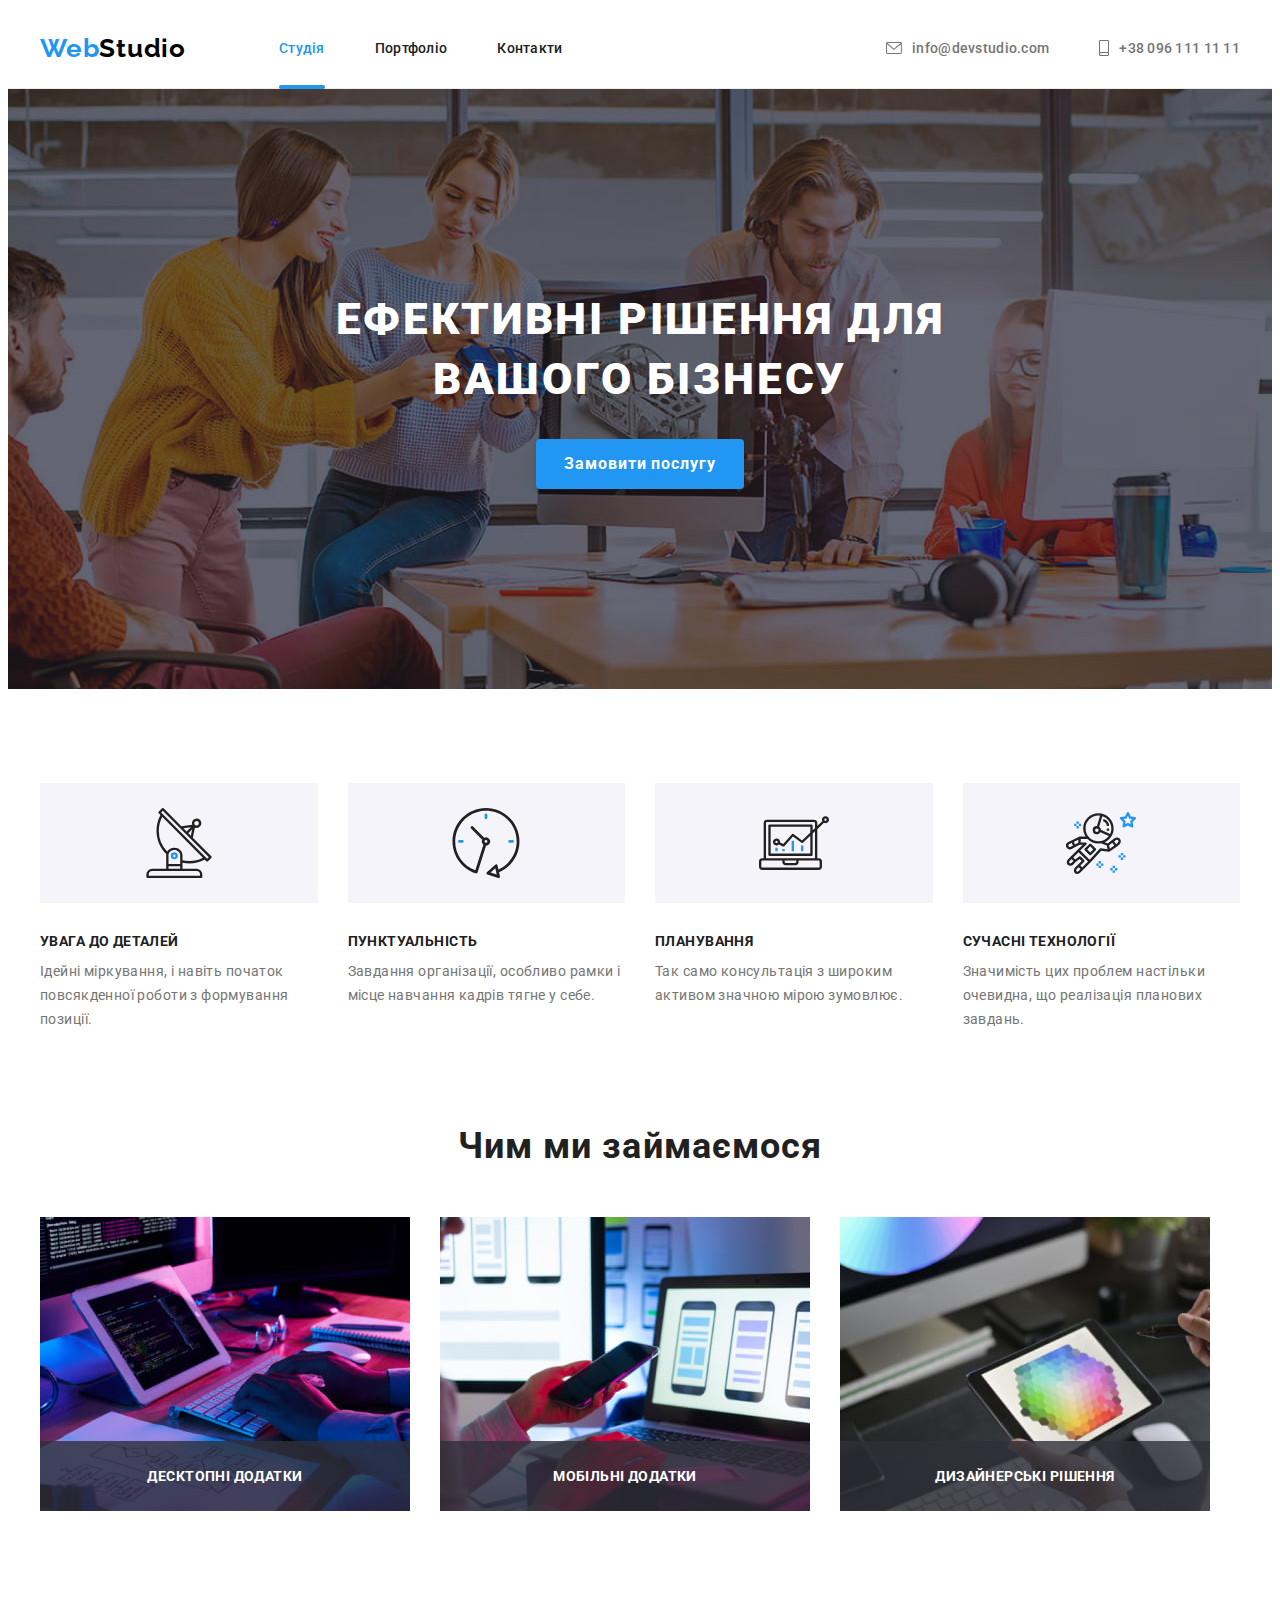
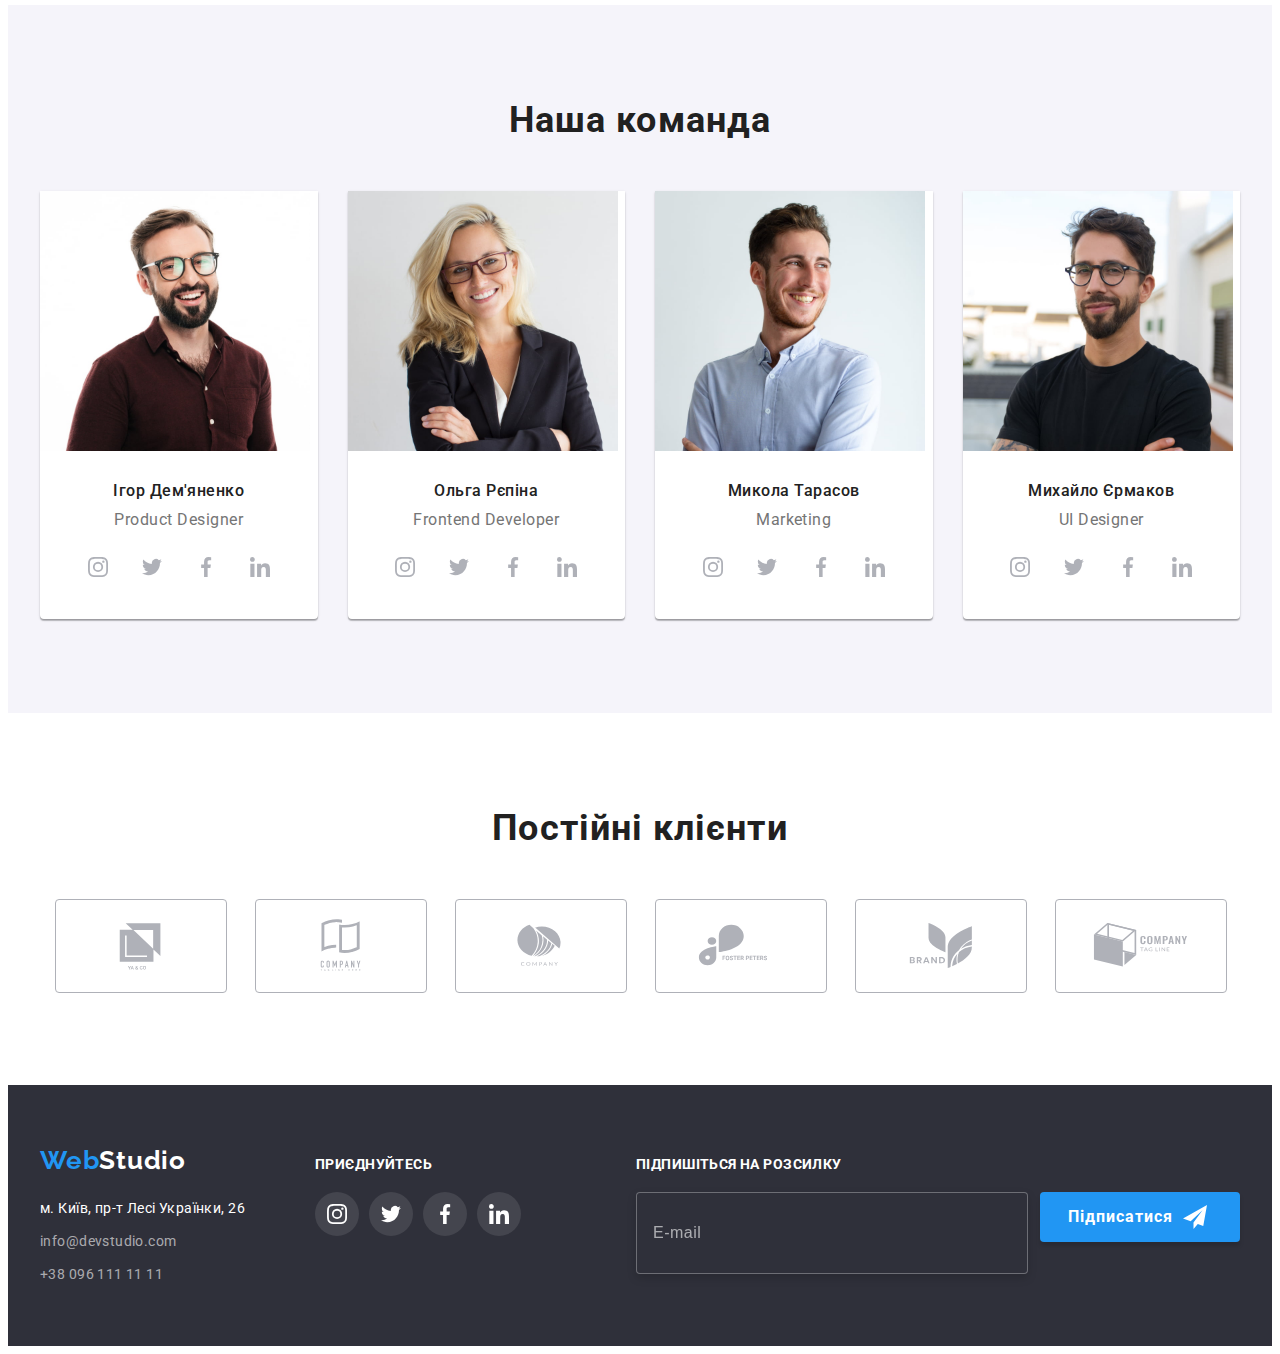
<file: index.html>
<!DOCTYPE html>
<html lang="uk">
  <head>
    <meta charset="UTF-8" />
    <meta http-equiv="X-UA-Compatible" content="IE=edge" />
    <meta name="viewport" content="width=device-width, initial-scale=1.0" />
    <title>Web Studio</title>
    <link rel="preconnect" href="https://fonts.googleapis.com" />
    <link rel="preconnect" href="https://fonts.gstatic.com" crossorigin />
    <link href="https://fonts.googleapis.com/css2?family=Raleway:wght@700&family=Roboto:wght@400;500;700;900&display=swap" rel="stylesheet" />
    <link
      rel="stylesheet"
      href="https://cdnjs.cloudflare.com/ajax/libs/modern-normalize/1.1.0/modern-normalize.min.css"
      integrity="sha512-wpPYUAdjBVSE4KJnH1VR1HeZfpl1ub8YT/NKx4PuQ5NmX2tKuGu6U/JRp5y+Y8XG2tV+wKQpNHVUX03MfMFn9Q=="
      crossorigin="anonymous"
      referrerpolicy="no-referrer"
    />
    <link rel="stylesheet" href="./css/styles.css" />
  </head>

  <body>
    <!-- Header -->
    <header class="header">
      <div class="container header-container">
        <nav class="nav">
          <a class="logo link" lang="en" href="./index.html"><span class="accent-blue">Web</span>Studio</a>
          <ul class="nav-list list">
            <li class="nav-item"><a class="nav-link link current" href="./index.html">Студія</a></li>
            <li class="nav-item"><a class="nav-link link" href="./portfolio.html">Портфоліо</a></li>
            <li class="nav-item"><a class="nav-link link" href="">Контакти</a></li>
          </ul>
        </nav>
        <ul class="contact-list list">
          <li class="contact-item">
            <a class="contact-link link" href="mailto:info@devstudio.com">
              <svg class="contact-icon" width="16" height="12">
                <use href="./images/icons.svg#envelope"></use>
              </svg>
              info@devstudio.com</a
            >
          </li>
          <li class="contact-item">
            <a class="contact-link link" href="tel:+380961111111">
              <svg class="contact-icon" width="10" height="16">
                <use href="./images/icons.svg#smartphone"></use>
              </svg>
              +38 096 111 11 11</a
            >
          </li>
        </ul>
      </div>
    </header>

    <main>
      <!-- Hero -->
      <section class="hero section">
        <div class="container">
          <h1 class="hero-title">Ефективні рішення для вашого бізнесу</h1>
          <button class="hero-btn" type="button" data-modal-open>Замовити послугу</button>
        </div>
      </section>

      <!-- Features -->
      <section class="features section">
        <div class="container">
          <h2 class="visually-hidden">Особливості нашої роботи</h2>
          <ul class="features-list list">
            <li class="features-item">
              <div class="features-box">
                <svg width="70" height="70">
                  <use href="./images/icons.svg#antenna"></use>
                </svg>
              </div>
              <h3 class="features-title">УВАГА ДО ДЕТАЛЕЙ</h3>
              <p class="features-text">Ідейні міркування, і навіть початок повсякденної роботи з формування позиції.</p>
            </li>
            <li class="features-item">
              <div class="features-box">
                <svg width="70" height="70">
                  <use href="./images/icons.svg#clock"></use>
                </svg>
              </div>
              <h3 class="features-title">ПУНКТУАЛЬНІСТЬ</h3>
              <p class="features-text">Завдання організації, особливо рамки і місце навчання кадрів тягне у себе.</p>
            </li>
            <li class="features-item">
              <div class="features-box">
                <svg width="70" height="70">
                  <use href="./images/icons.svg#diagram"></use>
                </svg>
              </div>
              <h3 class="features-title">ПЛАНУВАННЯ</h3>
              <p class="features-text">Так само консультація з широким активом значною мірою зумовлює.</p>
            </li>
            <li class="features-item">
              <div class="features-box">
                <svg width="70" height="70">
                  <use href="./images/icons.svg#astronaut"></use>
                </svg>
              </div>
              <h3 class="features-title">СУЧАСНІ ТЕХНОЛОГІЇ</h3>
              <p class="features-text">Значимість цих проблем настільки очевидна, що реалізація планових завдань.</p>
            </li>
          </ul>
        </div>
      </section>

      <!-- Our work -->
      <section class="work section">
        <div class="container">
          <h2 class="work-title">Чим ми займаємося</h2>
          <ul class="work-list list">
            <li class="work-item">
              <img class="work-img" src="./images/studio/img.jpg" alt="Створюємо структуру вашого сайту" width="370" />
              <div class="work-wrapper">
                <h3 class="wrapper-title">Десктопні додатки</h3>
              </div>
            </li>
            <li class="work-item">
              <img class="work-img" src="./images/studio/img2.jpg" alt="Адаптивна верстка під будь-який пристрій" width="370" />
              <div class="work-wrapper">
                <h3 class="wrapper-title">Мобільні додатки</h3>
              </div>
            </li>
            <li class="work-item">
              <img class="work-img" src="./images/studio/img3.jpg" alt="Бездоганний дизайн" width="370" />
              <div class="work-wrapper">
                <h3 class="wrapper-title">Дизайнерські рішення</h3>
              </div>
            </li>
          </ul>
        </div>
      </section>

      <!-- Team -->
      <section class="team section">
        <div class="container">
          <h2 class="team-title">Наша команда</h2>
          <ul class="team-list list">
            <li class="team-item">
              <img class="team-avatar" src="./images/studio/img4.jpg" alt="Хлопець у темно-червоній сорочці та окулярах" width="270" />
              <div class="team-group">
                <h3 class="team-name">Ігор Дем'яненко</h3>
                <p class="team-position" lang="en">Product Designer</p>
                <ul class="socials-list list">
                  <li class="socials-item">
                    <a class="socials-link" href="https://instagram.com" target="_blank" rel="noopener noreferrer" aria-label="Instagram">
                      <svg class="socials-icon" width="20" height="20">
                        <use href="./images/icons.svg#instagram"></use>
                      </svg>
                    </a>
                  </li>
                  <li class="socials-item">
                    <a class="socials-link" href="https://twitter.com" target="_blank" rel="noopener noreferrer" aria-label="Twitter">
                      <svg class="socials-icon" width="20" height="20">
                        <use href="./images/icons.svg#twitter"></use>
                      </svg>
                    </a>
                  </li>
                  <li class="socials-item">
                    <a class="socials-link" href="https://facebook.com" target="_blank" rel="noopener noreferrer" aria-label="Facebook">
                      <svg class="socials-icon" width="20" height="20">
                        <use href="./images/icons.svg#facebook"></use>
                      </svg>
                    </a>
                  </li>
                  <li class="socials-item">
                    <a class="socials-link" href="https://linkedin.com" target="_blank" rel="noopener noreferrer" aria-label="LinkedIn">
                      <svg class="socials-icon" width="20" height="20">
                        <use href="./images/icons.svg#linkedin"></use>
                      </svg>
                    </a>
                  </li>
                </ul>
              </div>
            </li>
            <li class="team-item">
              <img class="team-avatar" src="./images/studio/img5.jpg" alt="Білява дівчина в окулярах" width="270" />
              <div class="team-group">
                <h3 class="team-name">Ольга Рєпіна</h3>
                <p class="team-position" lang="en">Frontend Developer</p>
                <ul class="socials-list list">
                  <li class="socials-item">
                    <a class="socials-link" href="https://instagram.com" target="_blank" rel="noopener noreferrer" aria-label="Instagram">
                      <svg class="socials-icon" width="20" height="20">
                        <use href="./images/icons.svg#instagram"></use>
                      </svg>
                    </a>
                  </li>
                  <li class="socials-item">
                    <a class="socials-link" href="https://twitter.com" target="_blank" rel="noopener noreferrer" aria-label="Twitter">
                      <svg class="socials-icon" width="20" height="20">
                        <use href="./images/icons.svg#twitter"></use>
                      </svg>
                    </a>
                  </li>
                  <li class="socials-item">
                    <a class="socials-link" href="https://facebook.com" target="_blank" rel="noopener noreferrer" aria-label="Facebook">
                      <svg class="socials-icon" width="20" height="20">
                        <use href="./images/icons.svg#facebook"></use>
                      </svg>
                    </a>
                  </li>
                  <li class="socials-item">
                    <a class="socials-link" href="https://linkedin.com" target="_blank" rel="noopener noreferrer" aria-label="LinkedIn">
                      <svg class="socials-icon" width="20" height="20">
                        <use href="./images/icons.svg#linkedin"></use>
                      </svg>
                    </a>
                  </li>
                </ul>
              </div>
            </li>
            <li class="team-item">
              <img class="team-avatar" src="./images/studio/img6.jpg" alt="Хлопець у блакитній сорочці" width="270" />
              <div class="team-group">
                <h3 class="team-name">Микола Тарасов</h3>
                <p class="team-position" lang="en">Marketing</p>
                <ul class="socials-list list">
                  <li class="socials-item">
                    <a class="socials-link" href="https://instagram.com" target="_blank" rel="noopener noreferrer" aria-label="Instagram">
                      <svg class="socials-icon" width="20" height="20">
                        <use href="./images/icons.svg#instagram"></use>
                      </svg>
                    </a>
                  </li>
                  <li class="socials-item">
                    <a class="socials-link" href="https://twitter.com" target="_blank" rel="noopener noreferrer" aria-label="Twitter">
                      <svg class="socials-icon" width="20" height="20">
                        <use href="./images/icons.svg#twitter"></use>
                      </svg>
                    </a>
                  </li>
                  <li class="socials-item">
                    <a class="socials-link" href="https://facebook.com" target="_blank" rel="noopener noreferrer" aria-label="Facebook">
                      <svg class="socials-icon" width="20" height="20">
                        <use href="./images/icons.svg#facebook"></use>
                      </svg>
                    </a>
                  </li>
                  <li class="socials-item">
                    <a class="socials-link" href="https://linkedin.com" target="_blank" rel="noopener noreferrer" aria-label="LinkedIn">
                      <svg class="socials-icon" width="20" height="20">
                        <use href="./images/icons.svg#linkedin"></use>
                      </svg>
                    </a>
                  </li>
                </ul>
              </div>
            </li>
            <li class="team-item">
              <img class="team-avatar" src="./images/studio/img7.jpg" alt="Хлопець у чорній футболці та окулярах" width="270" />
              <div class="team-group">
                <h3 class="team-name">Михайло Єрмаков</h3>
                <p class="team-position" lang="en">UI Designer</p>
                <ul class="socials-list list">
                  <li class="socials-item">
                    <a class="socials-link" href="https://instagram.com" target="_blank" rel="noopener noreferrer" aria-label="Instagram">
                      <svg class="socials-icon" width="20" height="20">
                        <use href="./images/icons.svg#instagram"></use>
                      </svg>
                    </a>
                  </li>
                  <li class="socials-item">
                    <a class="socials-link" href="https://twitter.com" target="_blank" rel="noopener noreferrer" aria-label="Twitter">
                      <svg class="socials-icon" width="20" height="20">
                        <use href="./images/icons.svg#twitter"></use>
                      </svg>
                    </a>
                  </li>
                  <li class="socials-item">
                    <a class="socials-link" href="https://facebook.com" target="_blank" rel="noopener noreferrer" aria-label="Facebook">
                      <svg class="socials-icon" width="20" height="20">
                        <use href="./images/icons.svg#facebook"></use>
                      </svg>
                    </a>
                  </li>
                  <li class="socials-item">
                    <a class="socials-link" href="https://linkedin.com" target="_blank" rel="noopener noreferrer" aria-label="LinkedIn">
                      <svg class="socials-icon" width="20" height="20">
                        <use href="./images/icons.svg#linkedin"></use>
                      </svg>
                    </a>
                  </li>
                </ul>
              </div>
            </li>
          </ul>
        </div>
      </section>

      <!-- Clients -->
      <section class="clients section">
        <div class="container">
          <h2 class="clients-title">Постійні клієнти</h2>
          <ul class="clients-list list">
            <li class="clients-item">
              <a href="" class="clients-link">
                <svg class="clients-icon" width="106" height="60">
                  <use href="./images/icons.svg#company1"></use>
                </svg>
              </a>
            </li>
            <li class="clients-item">
              <a href="" class="clients-link">
                <svg class="clients-icon" width="106" height="60">
                  <use href="./images/icons.svg#company2"></use>
                </svg>
              </a>
            </li>
            <li class="clients-item">
              <a href="" class="clients-link">
                <svg class="clients-icon" width="106" height="60">
                  <use href="./images/icons.svg#company3"></use>
                </svg>
              </a>
            </li>
            <li class="clients-item">
              <a href="" class="clients-link">
                <svg class="clients-icon" width="106" height="60">
                  <use href="./images/icons.svg#company4"></use>
                </svg>
              </a>
            </li>
            <li class="clients-item">
              <a href="" class="clients-link">
                <svg class="clients-icon" width="106" height="60">
                  <use href="./images/icons.svg#company5"></use>
                </svg>
              </a>
            </li>
            <li class="clients-item">
              <a href="" class="clients-link">
                <svg class="clients-icon" width="106" height="60">
                  <use href="./images/icons.svg#company6"></use>
                </svg>
              </a>
            </li>
          </ul>
        </div>
      </section>
    </main>

    <!-- Footer -->
    <footer class="footer">
      <div class="container footer-wrapper">
        <div class="footer-contacts">
          <a class="logo link" lang="en" href="./index.html"><span class="accent-blue">Web</span><span class="accent-white">Studio</span> </a>
          <address class="footer-address">
            <p class="footer-text">м. Київ, пр-т Лесі Українки, 26 </p>
            <ul class="footer-list list">
              <li class="footer-item"><a class="footer-link link" href="mailto:info@devstudio.com">info@devstudio.com</a></li>
              <li class="footer-item"><a class="footer-link link" href="tel:+380961111111">+38 096 111 11 11</a></li>
            </ul>
          </address>
        </div>

        <div class="footer-socials">
          <p class="footer-socials-text">приєднуйтесь</p>
          <ul class="socials-list list">
            <li class="socials-item">
              <a class="socials-link" href="https://instagram.com" target="_blank" rel="noopener noreferrer" aria-label="Instagram">
                <svg class="socials-icon" width="20" height="20">
                  <use href="./images/icons.svg#instagram"></use>
                </svg>
              </a>
            </li>
            <li class="socials-item">
              <a class="socials-link" href="https://twitter.com" target="_blank" rel="noopener noreferrer" aria-label="Twitter">
                <svg class="socials-icon" width="20" height="20">
                  <use href="./images/icons.svg#twitter"></use>
                </svg>
              </a>
            </li>
            <li class="socials-item">
              <a class="socials-link" href="https://facebook.com" target="_blank" rel="noopener noreferrer" aria-label="Facebook">
                <svg class="socials-icon" width="20" height="20">
                  <use href="./images/icons.svg#facebook"></use>
                </svg>
              </a>
            </li>
            <li class="socials-item">
              <a class="socials-link" href="https://linkedin.com" target="_blank" rel="noopener noreferrer" aria-label="LinkedIn">
                <svg class="socials-icon" width="20" height="20">
                  <use href="./images/icons.svg#linkedin"></use>
                </svg>
              </a>
            </li>
          </ul>
        </div>

        <div class="subs">
          <p class="footer-socials-text">Підпишіться на розсилку</p>
          <form class="subs-wrapper" autocomplete="off" name="subs">
            <label class="subs-field">
              <input class="subs-input" type="email" name="subs-mail" placeholder="E-mail" />
            </label>

            <button class="subs-btn" type="submit">
              Підписатися
              <svg class="subs-icon" width="24" height="24">
                <use href="./images/icons.svg#send"></use>
              </svg>
            </button>
          </form>
        </div>
      </div>
    </footer>

    <!-- Modal window -->
    <div class="backdrop is-hidden" data-modal>
      <div class="modal">
        <button class="modal-btn" type="button" data-modal-close>
          <svg width="18" height="18">
            <use href="./images/icons.svg#close"></use>
          </svg>
        </button>

        <form class="register" name="register-form" autocomplete="off">
          <p class="register-title">Залиште свої дані, ми вам передзвонимо</p>

          <div class="register-group" role="group">
            <label class="register-field">
              <input class="register-input" type="text" name="name" placeholder=" " />
              <span class="register-label">Ім'я</span>
              <svg class="register-icon" width="18" height="18">
                <use href="./images/icons.svg#person"></use>
              </svg>
            </label>

            <label class="register-field">
              <input class="register-input" type="tel" name="tel" placeholder=" " />
              <span class="register-label">Телефон</span>
              <svg class="register-icon" width="18" height="18">
                <use href="./images/icons.svg#phone"></use>
              </svg>
            </label>

            <label class="register-field">
              <input class="register-input" type="email" name="mail" placeholder=" " />
              <span class="register-label">Пошта</span>
              <svg class="register-icon" width="18" height="18">
                <use href="./images/icons.svg#email"></use>
              </svg>
            </label>

            <label class="register-field">
              <textarea class="register-message" name="message" rows="8" placeholder="Введіть текст"></textarea>
              <span class="register-comment">Коментар</span>
            </label>
          </div>

          <label class="register-agreement">
            <input class="register-checkbox visually-hidden" type="checkbox" name="checkbox" />
            <svg class="register-icons" width="16" height="15">
              <use class="icon-checked" href="./images/icons.svg#checked"></use>
              <use class="icon-unchecked" href="./images/icons.svg#unchecked"></use>
            </svg>
            <span class="register-desc">
              Погоджуюся з розсилкою та приймаю
              <a class="register-link" href="">Умови договору</a>
            </span>
          </label>

          <button class="register-btn" type="submit">Відправити</button>
        </form>
      </div>
    </div>

    <script src="./js/modal.js"></script>
  </body>
</html>
</file>
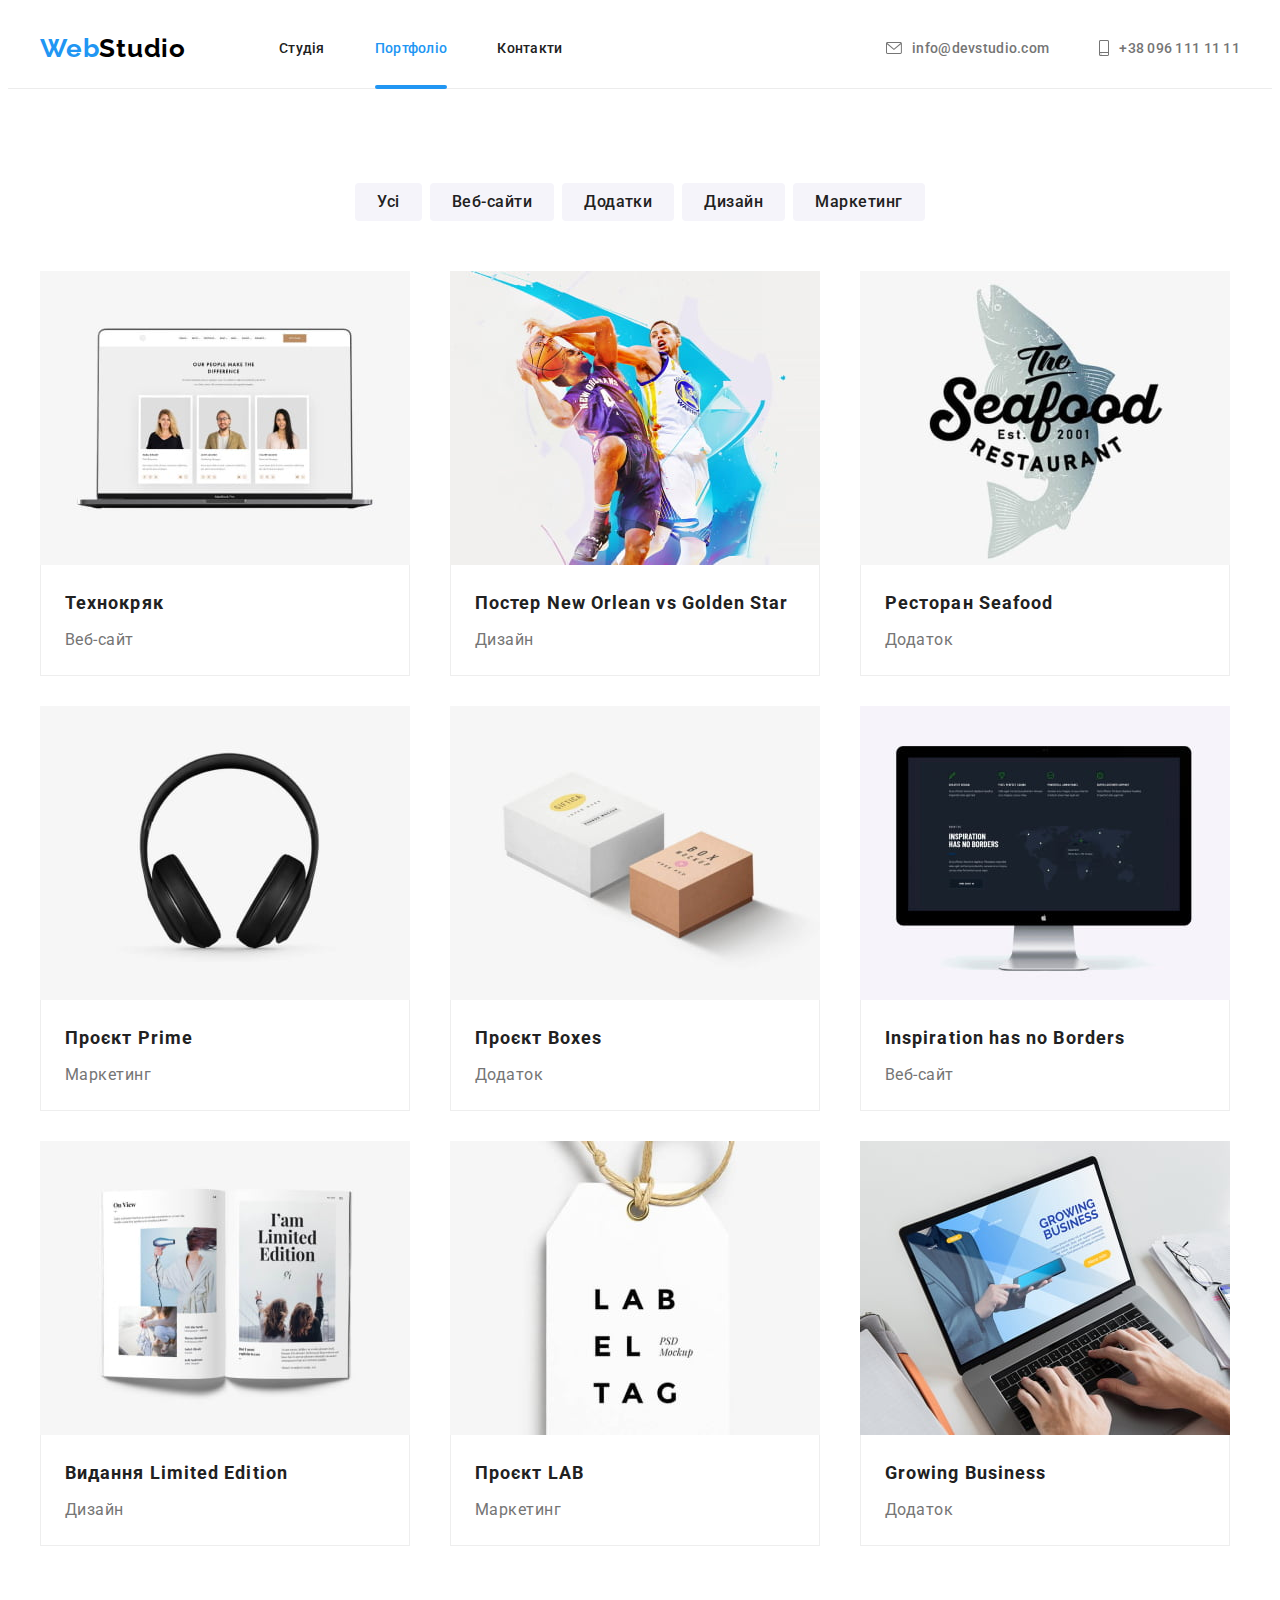
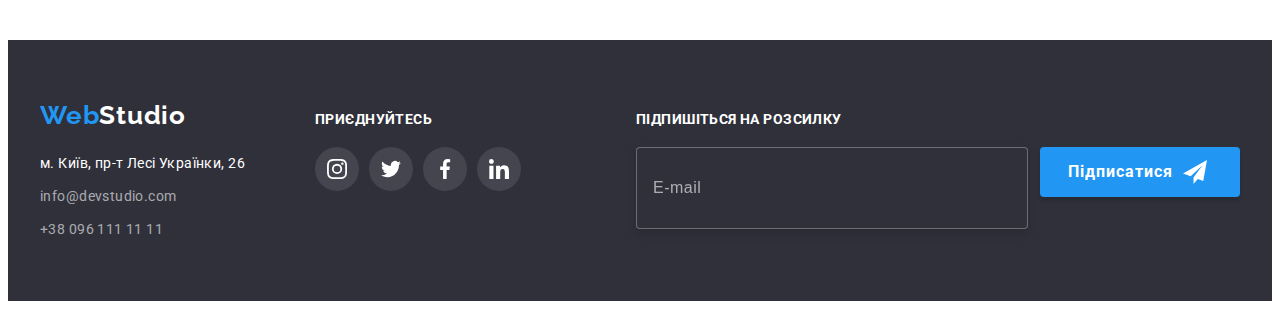
<file: portfolio.html>
<!DOCTYPE html>
<html lang="uk">
  <head>
    <meta charset="UTF-8" />
    <meta http-equiv="X-UA-Compatible" content="IE=edge" />
    <meta name="viewport" content="width=device-width, initial-scale=1.0" />
    <title>Web Studio Portfolio</title>
    <link rel="preconnect" href="https://fonts.googleapis.com" />
    <link rel="preconnect" href="https://fonts.gstatic.com" crossorigin />
    <link href="https://fonts.googleapis.com/css2?family=Raleway:wght@700&family=Roboto:wght@400;500;700;900&display=swap" rel="stylesheet" />
    <link
      rel="stylesheet"
      href="https://cdnjs.cloudflare.com/ajax/libs/modern-normalize/1.1.0/modern-normalize.min.css"
      integrity="sha512-wpPYUAdjBVSE4KJnH1VR1HeZfpl1ub8YT/NKx4PuQ5NmX2tKuGu6U/JRp5y+Y8XG2tV+wKQpNHVUX03MfMFn9Q=="
      crossorigin="anonymous"
      referrerpolicy="no-referrer"
    />
    <link rel="stylesheet" href="./css/styles.css" />
  </head>

  <body>
    <!-- Header -->
    <header class="header">
      <div class="container header-container">
        <nav class="nav">
          <a class="logo link" lang="en" href="./index.html"><span class="accent-blue">Web</span>Studio</a>
          <ul class="nav-list list">
            <li class="nav-item"><a class="nav-link link" href="./index.html">Студія</a></li>
            <li class="nav-item"><a class="nav-link link current" href="./portfolio.html">Портфоліо</a></li>
            <li class="nav-item"><a class="nav-link link" href="">Контакти</a></li>
          </ul>
        </nav>
        <ul class="contact-list list">
          <li class="contact-item">
            <a class="contact-link link" href="mailto:info@devstudio.com">
              <svg class="contact-icon" width="16" height="12">
                <use href="./images/icons.svg#envelope"></use>
              </svg>
              info@devstudio.com</a
            >
          </li>
          <li class="contact-item">
            <a class="contact-link link" href="tel:+380961111111">
              <svg class="contact-icon" width="10" height="16">
                <use href="./images/icons.svg#smartphone"></use>
              </svg>
              +38 096 111 11 11</a
            >
          </li>
        </ul>
      </div>
    </header>

    <main>
      <!-- Portfolio -->
      <section class="portfolio section">
        <div class="container">
          <h1 class="portfolio-title visually-hidden">Наші проекти</h1>
          <ul class="filter list">
            <li class="filter-item"><button class="filter-btn" type="button">Усі</button></li>
            <li class="filter-item"><button class="filter-btn" type="button">Веб-сайти</button></li>
            <li class="filter-item"><button class="filter-btn" type="button">Додатки</button></li>
            <li class="filter-item"><button class="filter-btn" type="button">Дизайн</button></li>
            <li class="filter-item"><button class="filter-btn" type="button">Маркетинг</button></li>
          </ul>
          <ul class="portfolio-list list">
            <li class="portfolio-item">
              <a href="" class="portfolio-link link">
                <div class="portfolio-thumb">
                  <img class="portfolio-img" src="./images/portfolio/img.jpg" alt="Персональні картки трьох людин" width="370" height="294" />
                  <div class="overlay">
                    <p class="overlay-desc">
                      Ресурс пропонує комплексні пропозиції з різним рівнем функціоналу та сервісів. Все це дозволить відвідувачу отримати вичерпні відомості про компанію чи приватну особу.
                    </p>
                  </div>
                </div>
                <div class="portfolio-group">
                  <h2 class="portfolio-subtitle">Технокряк</h2>
                  <p class="portfolio-text">Веб-сайт</p>
                </div>
              </a>
            </li>
            <li class="portfolio-item">
              <a href="" class="portfolio-link link">
                <div class="portfolio-thumb">
                  <img class="portfolio-img" src="./images/portfolio/img2.jpg" alt="Грають два баскетболісти" width="370" height="294" />
                  <div class="overlay">
                    <p class="overlay-desc">
                      Ресурс пропонує комплексні пропозиції з різним рівнем функціоналу та сервісів. Все це дозволить відвідувачу отримати вичерпні відомості про компанію чи приватну особу.
                    </p>
                  </div>
                </div>

                <div class="portfolio-group">
                  <h2 class="portfolio-subtitle">Постер <span lang="en">New Orlean vs Golden Star</span> </h2>
                  <p class="portfolio-text">Дизайн</p>
                </div>
              </a>
            </li>
            <li class="portfolio-item">
              <a href="" class="portfolio-link link">
                <div class="portfolio-thumb">
                  <img class="portfolio-img" src="./images/portfolio/img3.jpg" alt="Назва ресторану на фоні риби" width="370" height="294" />
                  <div class="overlay">
                    <p class="overlay-desc">
                      Ресурс пропонує комплексні пропозиції з різним рівнем функціоналу та сервісів. Все це дозволить відвідувачу отримати вичерпні відомості про компанію чи приватну особу.
                    </p>
                  </div>
                </div>
                <div class="portfolio-group">
                  <h2 class="portfolio-subtitle">Ресторан <span lang="en">Seafood</span> </h2>
                  <p class="portfolio-text">Додаток</p>
                </div>
              </a>
            </li>
            <li class="portfolio-item">
              <a href="" class="portfolio-link link">
                <div class="portfolio-thumb">
                  <img class="portfolio-img" src="./images/portfolio/img4.jpg" alt="Чорні навушники" width="370" height="294" />
                  <div class="overlay">
                    <p class="overlay-desc">
                      Ресурс пропонує комплексні пропозиції з різним рівнем функціоналу та сервісів. Все це дозволить відвідувачу отримати вичерпні відомості про компанію чи приватну особу.
                    </p>
                  </div>
                </div>
                <div class="portfolio-group">
                  <h2 class="portfolio-subtitle">Проєкт <span lang="en">Prime</span></h2>
                  <p class="portfolio-text">Маркетинг</p>
                </div>
              </a>
            </li>
            <li class="portfolio-item">
              <a href="" class="portfolio-link link">
                <div class="portfolio-thumb">
                  <img class="portfolio-img" src="./images/portfolio/img5.jpg" alt="Біла та коричнева коробка" width="370" height="294" />
                  <div class="overlay">
                    <p class="overlay-desc">
                      Ресурс пропонує комплексні пропозиції з різним рівнем функціоналу та сервісів. Все це дозволить відвідувачу отримати вичерпні відомості про компанію чи приватну особу.
                    </p>
                  </div>
                </div>
                <div class="portfolio-group">
                  <h2 class="portfolio-subtitle">Проєкт <span lang="en">Boxes</span></h2>
                  <p class="portfolio-text">Додаток</p>
                </div>
              </a>
            </li>
            <li class="portfolio-item">
              <a href="" class="portfolio-link link">
                <div class="portfolio-thumb">
                  <img class="portfolio-img" src="./images/portfolio/img6.jpg" alt="Моноблок айМак" width="370" height="294" />
                  <div class="overlay">
                    <p class="overlay-desc">
                      Ресурс пропонує комплексні пропозиції з різним рівнем функціоналу та сервісів. Все це дозволить відвідувачу отримати вичерпні відомості про компанію чи приватну особу.
                    </p>
                  </div>
                </div>
                <div class="portfolio-group">
                  <h2 class="portfolio-subtitle"><span lang="en">Inspiration has no Borders</span></h2>
                  <p class="portfolio-text">Веб-сайт</p>
                </div>
              </a>
            </li>
            <li class="portfolio-item">
              <a href="" class="portfolio-link link">
                <div class="portfolio-thumb">
                  <img class="portfolio-img" src="./images/portfolio/img7.jpg" alt="Розкрита книга" width="370" height="294" />
                  <div class="overlay">
                    <p class="overlay-desc">
                      Ресурс пропонує комплексні пропозиції з різним рівнем функціоналу та сервісів. Все це дозволить відвідувачу отримати вичерпні відомості про компанію чи приватну особу.
                    </p>
                  </div>
                </div>
                <div class="portfolio-group">
                  <h2 class="portfolio-subtitle">Видання <span lang="en">Limited Edition</span></h2>
                  <p class="portfolio-text">Дизайн</p>
                </div>
              </a>
            </li>
            <li class="portfolio-item">
              <a href="" class="portfolio-link link">
                <div class="portfolio-thumb">
                  <img class="portfolio-img" src="./images/portfolio/img8.jpg" alt="Біла етикетка" width="370" height="294" />
                  <div class="overlay">
                    <p class="overlay-desc">
                      Ресурс пропонує комплексні пропозиції з різним рівнем функціоналу та сервісів. Все це дозволить відвідувачу отримати вичерпні відомості про компанію чи приватну особу.
                    </p>
                  </div>
                </div>
                <div class="portfolio-group">
                  <h2 class="portfolio-subtitle">Проєкт <span lang="en">LAB</span></h2>
                  <p class="portfolio-text">Маркетинг</p>
                </div>
              </a>
            </li>
            <li class="portfolio-item">
              <a href="" class="portfolio-link link">
                <div class="portfolio-thumb">
                  <img class="portfolio-img" src="./images/portfolio/img9.jpg" alt="Ноутбук" width="370" height="294" />
                  <div class="overlay">
                    <p class="overlay-desc">
                      Ресурс пропонує комплексні пропозиції з різним рівнем функціоналу та сервісів. Все це дозволить відвідувачу отримати вичерпні відомості про компанію чи приватну особу.
                    </p>
                  </div>
                </div>
                <div class="portfolio-group">
                  <h2 class="portfolio-subtitle"><span lang="en">Growing Business</span></h2>
                  <p class="portfolio-text">Додаток</p>
                </div>
              </a>
            </li>
          </ul>
        </div>
      </section>
    </main>

    <!-- Footer -->
    <footer class="footer">
      <div class="container footer-wrapper">
        <div class="footer-contacts">
          <a class="logo link" lang="en" href="./index.html"><span class="accent-blue">Web</span><span class="accent-white">Studio</span> </a>
          <address class="footer-address">
            <p class="footer-text">м. Київ, пр-т Лесі Українки, 26 </p>
            <ul class="footer-list list">
              <li class="footer-item"><a class="footer-link link" href="mailto:info@devstudio.com">info@devstudio.com</a></li>
              <li class="footer-item"><a class="footer-link link" href="tel:+380961111111">+38 096 111 11 11</a></li>
            </ul>
          </address>
        </div>

        <div class="footer-socials">
          <p class="footer-socials-text">приєднуйтесь</p>
          <ul class="socials-list list">
            <li class="socials-item">
              <a class="socials-link" href="https://instagram.com" target="_blank" rel="noopener noreferrer" aria-label="Instagram">
                <svg class="socials-icon" width="20" height="20">
                  <use href="./images/icons.svg#instagram"></use>
                </svg>
              </a>
            </li>
            <li class="socials-item">
              <a class="socials-link" href="https://twitter.com" target="_blank" rel="noopener noreferrer" aria-label="Twitter">
                <svg class="socials-icon" width="20" height="20">
                  <use href="./images/icons.svg#twitter"></use>
                </svg>
              </a>
            </li>
            <li class="socials-item">
              <a class="socials-link" href="https://facebook.com" target="_blank" rel="noopener noreferrer" aria-label="Facebook">
                <svg class="socials-icon" width="20" height="20">
                  <use href="./images/icons.svg#facebook"></use>
                </svg>
              </a>
            </li>
            <li class="socials-item">
              <a class="socials-link" href="https://linkedin.com" target="_blank" rel="noopener noreferrer" aria-label="LinkedIn">
                <svg class="socials-icon" width="20" height="20">
                  <use href="./images/icons.svg#linkedin"></use>
                </svg>
              </a>
            </li>
          </ul>
        </div>

        <div class="subs">
          <p class="footer-socials-text">Підпишіться на розсилку</p>
          <form class="subs-wrapper" autocomplete="off" name="subs">
            <label class="subs-field">
              <input class="subs-input" type="email" name="subs-mail" placeholder="E-mail" />
            </label>

            <button class="subs-btn" type="submit">
              Підписатися
              <svg class="subs-icon" width="24" height="24">
                <use href="./images/icons.svg#send"></use>
              </svg>
            </button>
          </form>
        </div>
      </div>
    </footer>
  </body>
</html>
</file>
<file: css/styles.css>
:root {
  /* Fonts */
  --main-font: Roboto, sans-serif;
  --secondary-font: Raleway, sans-serif;
  /* Text colors */
  --main-txt-cl: #212121;
  --secondary-txt-cl: #757575;

  --light-txt-cl: #ffffff;
  --light-txt-cl-60: rgba(255, 255, 255, 0.6);
  --light-txt-cl-10: rgba(255, 255, 255, 0.1);
  --accent-txt-cl: #2196f3;
  --logo-txt-cl: #000000;
  --team-icon-txt-cl: #afb1b8;
  --placeholder-txt-cl-50: rgba(117, 117, 117, 0.5);

  /* Background colors */
  --main-bg-cl: #ffffff;
  --light-bg-cl: #f5f4fa;
  --dark-bg-cl: #2f303a;
  --fallback-bg-cl: #c4c4c4;
  --accent-bg-cl: #2196f3;
  --accent-bg-cl-90: rgba(33, 150, 243, 0.9);
  --btn-accent-bg-cl: #188ce8;
  --work-bg-cl-80: rgba(47, 48, 58, 0.8);
  --backdrop-bg-cl-20: rgba(0, 0, 0, 0.2);

  /* Border colors */
  --header-border-cl: #ececec;
  --cards-border-cl: #eeeeee;
  --light-border-cl-30: rgba(255, 255, 255, 0.3);
  --dark-border-cl-30: rgba(33, 33, 33, 0.2);

  /* Others */
  --bg-gradient-cl-40: rgba(47, 48, 58, 0.4);

  --animation-time: 250ms;
  --animation-function: cubic-bezier(0.4, 0, 0.2, 1);
}

/* Base styles */

body {
  font-family: var(--main-font);
  color: var(--main-txt-cl);
  background-color: var(--main-bg-cl);
}

.container {
  width: 1200px;
  padding-left: 15px;
  padding-right: 15px;
  margin-left: auto;
  margin-right: auto;

  /* outline: 2px solid red;
  outline-offset: -2px;  */
}

.section {
  padding-top: 94px;
  padding-bottom: 94px;
}

/* reset */
h1,
h2,
h3,
h4,
h6,
h6,
p,
ul {
  margin: 0;
  padding: 0;
}

.link {
  text-decoration: none;
  color: currentColor;
}

.list {
  list-style: none;
}

img {
  display: block;
  max-width: 100%;
  height: auto;
}

/* Header */

.nav-list {
  display: flex;
  gap: 50px;
}

.contact-list {
  display: flex;
  margin-left: auto;
  gap: 50px;
  align-items: center;
}

.nav {
  display: flex;
  align-items: center;
}

.header-container {
  display: flex;
}

.nav .logo {
  margin-right: 93px;
}

.logo {
  padding-top: 24px;
  padding-bottom: 24px;

  font-family: var(--secondary-font);
  font-weight: 700;
  font-size: 26px;
  line-height: calc(31 / 26);
  letter-spacing: 0.03em;

  color: var(--logo-txt-cl);
}

.accent-blue {
  color: var(--accent-txt-cl);
}

.nav-link {
  display: block;
  padding-top: 32px;
  padding-bottom: 32px;

  font-weight: 500;
  font-size: 14px;
  line-height: calc(16 / 14);
  letter-spacing: 0.02em;

  transition: color var(--animation-time) var(--animation-function);
}

.current {
  color: var(--accent-txt-cl);
}

.nav-item {
  position: relative;
}

.current::after {
  position: absolute;
  display: inline-block;
  left: 0;
  bottom: -1.5%;

  content: '';
  height: 4px;
  width: 100%;
  border-radius: 2px;
  background-color: var(--accent-bg-cl);
}

.contact-link {
  display: flex;
  gap: 10px;
  align-items: center;
  padding-top: 32px;
  padding-bottom: 32px;

  font-weight: 500;
  font-size: 14px;
  line-height: calc(16 / 14);
  letter-spacing: 0.02em;

  transition: color var(--animation-time) var(--animation-function);

  color: var(--secondary-txt-cl);
}

.contact-icon {
  fill: currentColor;
}

.nav-link:hover,
.nav-link:focus,
.contact-link:hover,
.contact-link:focus {
  color: var(--accent-txt-cl);
}

.header {
  border-bottom: 1px solid var(--header-border-cl);
}

/* Hero */

.hero {
  max-width: 1600px;
  margin-left: auto;
  margin-right: auto;
  padding-top: 200px;
  padding-bottom: 200px;

  text-align: center;
  background-color: var(--fallback-bg-cl);
  background-image: linear-gradient(var(--bg-gradient-cl-40), var(--bg-gradient-cl-40)), url(../images/studio/hero-bg.jpg);
  background-repeat: no-repeat;
  background-position: center;
  background-size: cover;
}

.hero-title {
  margin-left: auto;
  margin-right: auto;
  margin-bottom: 30px;
  width: 700px;

  font-weight: 900;
  font-size: 44px;
  line-height: calc(60 / 44);
  text-align: center;
  letter-spacing: 0.06em;
  text-transform: uppercase;

  color: var(--light-txt-cl);
}

.hero-btn,
.subs-btn,
.register-btn {
  padding: 10px 28px;

  font-family: inherit;
  font-weight: 700;
  font-size: 16px;
  line-height: calc(30 / 16);
  letter-spacing: 0.06em;
  color: var(--light-txt-cl);
  background-color: var(--accent-bg-cl);
  box-shadow: 0px 4px 4px rgba(0, 0, 0, 0.15);
  border-radius: 4px;
  border-width: 0;

  cursor: pointer;

  transition: background-color var(--animation-time) var(--animation-function);
}

.hero-btn:hover,
.hero-btn:focus,
.subs-btn:hover,
.subs-btn:focus,
.register-btn:hover,
.register-btn:focus {
  background-color: var(--btn-accent-bg-cl);
}

/* Features */

.features-box {
  display: flex;
  height: 120px;
  align-items: center;
  justify-content: center;
  margin-bottom: 30px;

  background-color: var(--light-bg-cl);
}

.features-list {
  display: flex;
  gap: 30px;
}

.features-item {
  flex-basis: calc((100% - 90px) / 3);
}

.features-title {
  margin-bottom: 10px;

  font-size: 14px;
  line-height: calc(16 / 14);
  letter-spacing: 0.03em;
  text-transform: uppercase;
}

.features-text {
  font-size: 14px;
  line-height: calc(24 / 14);
  letter-spacing: 0.03em;

  color: var(--secondary-txt-cl);
}

/* Work and Team*/

.work {
  padding-top: 0;
}

.work-list {
  display: flex;
  gap: 30px;
}

.work-item {
  position: relative;
}

.work-wrapper {
  position: absolute;
  left: 0;
  bottom: 0;
  width: 100%;
  height: 70px;
  display: flex;
  align-items: center;
  justify-content: center;

  background-color: var(--work-bg-cl-80);
}

.wrapper-title {
  font-size: 14px;
  line-height: calc(16 / 14);
  letter-spacing: 0.03em;
  text-transform: uppercase;

  color: var(--light-txt-cl);
}

.team-list {
  display: flex;
  gap: 30px;
}

.team {
  background-color: var(--light-bg-cl);
}

.team-item {
  flex-basis: calc((100% - 90px) / 4);

  box-shadow: 0px 1px 3px rgba(0, 0, 0, 0.12), 0px 1px 1px rgba(0, 0, 0, 0.14), 0px 2px 1px rgba(0, 0, 0, 0.2);
  border-radius: 0px 0px 4px 4px;
  background-color: var(--main-bg-cl);
}

.work-title,
.team-title,
.clients-title {
  margin-bottom: 50px;

  font-size: 36px;
  line-height: calc(42 / 36);
  text-align: center;
  letter-spacing: 0.03em;
}

.team-name {
  margin-bottom: 10px;

  font-weight: 500;
  font-size: 16px;
  line-height: calc(19 / 16);
  letter-spacing: 0.03em;
}

.team-position {
  margin-bottom: 16px;

  font-size: 16px;
  line-height: calc(19 / 16);
  letter-spacing: 0.03em;

  color: var(--secondary-txt-cl);
}

.team-group {
  padding: 30px;

  text-align: center;
}

/* Socials */

.socials-list {
  display: flex;
  gap: 10px;
  align-items: center;
  justify-content: center;
}

.socials-link {
  display: flex;
  width: 44px;
  height: 44px;
  align-items: center;
  justify-content: center;
  border-radius: 50%;

  color: var(--team-icon-txt-cl);

  transition: color var(--animation-time) var(--animation-function), background-color var(--animation-time) var(--animation-function);
}

.socials-icon {
  fill: currentColor;
}

.socials-link:hover,
.socials-link:focus {
  background-color: var(--accent-bg-cl);
  color: var(--light-txt-cl);
}

/* Clients */

.clients-list {
  display: flex;
  gap: 30px;
  justify-content: center;
}

.clients-item {
  width: 170px;
  height: 92px;
}

.clients-link {
  display: flex;
  width: inherit;
  height: inherit;
  justify-content: center;
  align-items: center;

  border: 1px solid var(--team-icon-txt-cl);
  border-radius: 4px;

  color: var(--team-icon-txt-cl);

  transition: color var(--animation-time) var(--animation-function), border-color var(--animation-time) var(--animation-function);
}

.clients-icon {
  fill: currentColor;
}

.clients-link:hover,
.clients-link:focus {
  color: var(--accent-txt-cl);
  border-color: var(--accent-txt-cl);
}

/* Footer */

.footer {
  padding-top: 60px;
  padding-bottom: 60px;

  background-color: var(--dark-bg-cl);
}

.footer-wrapper {
  display: flex;
  align-items: baseline;
}

.footer-contacts {
  margin-right: 70px;
}

.accent-white {
  color: var(--light-txt-cl);
}

.footer .logo {
  display: block;
  padding-top: 0;
  padding-bottom: 0;
  margin-bottom: 20px;
}

.footer-text {
  margin-bottom: 9px;

  font-style: normal;
  font-size: 14px;
  line-height: calc(24 / 14);
  letter-spacing: 0.03em;

  color: var(--light-txt-cl);
}

.footer-link {
  font-style: normal;
  font-size: 14px;
  line-height: calc(24 / 14);
  letter-spacing: 0.03em;

  color: var(--light-txt-cl-60);

  transition: color var(--animation-time) var(--animation-function);
}

.footer-link:hover,
.footer-link:focus {
  color: var(--accent-txt-cl);
}

.footer-item:not(:last-child) {
  margin-bottom: 9px;
}

.footer-socials {
  margin-right: auto;
}

.footer-socials-text {
  margin-bottom: 20px;

  font-weight: 700;
  font-size: 14px;
  line-height: calc(16 / 14);
  letter-spacing: 0.03em;
  text-transform: uppercase;
  color: var(--light-txt-cl);
}

.footer-socials .socials-link {
  color: var(--main-bg-cl);
  background-color: var(--light-txt-cl-10);

  transition: background-color var(--animation-time) var(--animation-function);
}

.footer-socials .socials-icon {
  fill: currentColor;
}

.footer-socials .socials-link:hover,
.footer-socials .socials-link:focus {
  background-color: var(--accent-bg-cl);
}

.subs-input {
  width: 358px;
  height: 50px;
  margin-right: 12px;
  padding: 15px 16px;
  border: 1px solid var(--light-border-cl-30);
  filter: drop-shadow(0px 4px 4px rgba(0, 0, 0, 0.15));
  border-radius: 4px;
  background-color: var(--dark-bg-cl);
  color: var(--light-txt-cl-60);
}

.subs-input::placeholder {
  font-size: 16px;
  line-height: calc(20 / 16);
  letter-spacing: 0.03em;
  color: var(--light-txt-cl-60);
}

.subs-btn {
  display: flex;
  width: 200px;
  height: 50px;
  gap: 10px;
  align-items: center;
}

.subs-wrapper {
  display: flex;
}

/* Portfolio */

.filter {
  display: flex;
  gap: 8px;
  justify-content: center;
  margin-bottom: 50px;
}

.filter-btn {
  padding: 6px 22px;
  border-radius: 4px;
  border-width: 0;

  font-family: inherit;
  font-weight: 500;
  font-size: 16px;
  line-height: calc(26 / 16);
  text-align: center;
  letter-spacing: 0.03em;

  color: var(--main-txt-cl);
  background-color: var(--light-bg-cl);

  cursor: pointer;

  transition: color var(--animation-time) var(--animation-function), background-color var(--animation-time) var(--animation-function), box-shadow var(--animation-time) var(--animation-function);
}

.filter-btn:hover,
.filter-btn:focus {
  color: var(--light-txt-cl);
  background-color: var(--accent-bg-cl);
  box-shadow: 0px 3px 1px rgba(0, 0, 0, 0.1), 0px 1px 2px rgba(0, 0, 0, 0.08), 0px 2px 2px rgba(0, 0, 0, 0.12);
}

.portfolio-list {
  display: flex;
  flex-wrap: wrap;
  gap: 30px;
}

.portfolio-item {
  flex-basis: calc((100% - 60px) / 3);
}

.portfolio-link {
  display: inline-block;

  transition: box-shadow var(--animation-time) var(--animation-function);
}

.portfolio-link:hover,
.portfolio-link:focus {
  box-shadow: 0px 1px 1px rgba(0, 0, 0, 0.12), 0px 4px 4px rgba(0, 0, 0, 0.06), 1px 4px 6px rgba(0, 0, 0, 0.16);
}

.portfolio-subtitle {
  margin-bottom: 4px;

  font-size: 18px;
  line-height: calc(36 / 18);
  letter-spacing: 0.06em;
}

.portfolio-text {
  font-size: 16px;
  line-height: calc(30 / 16);
  letter-spacing: 0.03em;

  color: var(--secondary-txt-cl);
}

.portfolio-group {
  padding: 20px 24px;
  border-left: 1px solid var(--cards-border-cl);
  border-right: 1px solid var(--cards-border-cl);
  border-bottom: 1px solid var(--cards-border-cl);
}

/* Overlay */

.portfolio-thumb {
  position: relative;
  overflow: hidden;
}

.overlay {
  position: absolute;
  top: 0;
  left: 0;
  width: 100%;
  height: 100%;
  padding: 24px;
  display: flex;
  align-items: center;
  justify-content: center;

  transform: translateY(101%);
  transition: transform var(--animation-time) var(--animation-function);

  background-color: var(--accent-bg-cl-90);
}

.portfolio-link:hover .overlay,
.portfolio-link:focus .overlay {
  transform: translateY(0);
}

.overlay-desc {
  font-size: 18px;
  line-height: calc(28 / 18);
  letter-spacing: 0.03em;

  color: var(--light-txt-cl);
}

/* Modal window */

.backdrop {
  position: fixed;
  top: 0;
  left: 0;
  z-index: 1000;

  width: 100%;
  height: 100%;
  background-color: var(--backdrop-bg-cl-20);
  opacity: 1;

  transition: visibility 400ms ease-in-out, opacity 400ms ease-in-out;
}

.backdrop.is-hidden {
  opacity: 0;
  pointer-events: none;
  visibility: hidden;
}

.backdrop.is-hidden .modal {
  transform: translate(-50%, -50%) scale(0.7) rotate(90deg);
  opacity: 0;
}

.modal {
  position: absolute;
  top: 50%;
  left: 50%;
  
  padding: 40px;
  width: 528px;
  height: 581px;

  background-color: var(--main-bg-cl);
  box-shadow: 0px 1px 3px rgba(0, 0, 0, 0.12), 0px 1px 1px rgba(0, 0, 0, 0.14), 0px 2px 1px rgba(0, 0, 0, 0.2);
  border-radius: 4px;
  opacity: 1;

  transform: translate(-50%, -50%) scale(1) rotate(360deg);
  transition: transform 700ms ease-in-out, opacity 400ms ease-in-out;
}

.modal-btn {
  position: absolute;
  top: 8px;
  right: 8px;

  display: flex;
  align-items: center;
  justify-content: center;
  width: 30px;
  height: 30px;

  border: 1px solid rgba(0, 0, 0, 0.1);
  border-radius: 50%;
  padding: 0;

  background-color: var(--main-bg-cl);
  cursor: pointer;
  outline: transparent;

  transition: fill var(--animation-time) var(--animation-function),
  border-color var(--animation-time) var(--animation-function);
}

.modal-btn:hover,
.modal-btn:focus {
  fill: var(--accent-txt-cl);
  border-color: var(--accent-bg-cl);
}

/* Register form */

.register-title {
  margin-bottom: 30px;

  font-weight: 700;
  font-size: 20px;
  line-height: calc(23 / 20);
  text-align: center;
  letter-spacing: 0.03em;
}

.register-group {
  margin-bottom: 20px;
}

.register-field {
  position: relative;
  display: block;
}

.register-field:not(:last-child) {
  margin-bottom: 28px;
}

.register-label {
  position: absolute;
  top: 50%;
  left: 42px;
  transform: translateY(-50%);

  font-size: 12px;
  line-height: calc(14 / 12);
  letter-spacing: 0.01em;
  color: var(--secondary-txt-cl);

  transition: transform var(--animation-time) var(--animation-function);
}

.register-input:focus + .register-label,
.register-input:not(:placeholder-shown) + .register-label {
  transform: translate(-42px, -41px);
}

.register-input {
  width: 100%;
  height: 40px;
  padding-left: 42px;
  padding-right: 42px;

  border: 1px solid var(--dark-border-cl-30);
  border-radius: 4px;
  outline: transparent;

  transition: border-color var(--animation-time) var(--animation-function);
}

.register-input:focus,
.register-message:focus {
  border-color: var(--accent-bg-cl);
}

.register-icon {
  position: absolute;
  top: 50%;
  left: 12px;
  transform: translateY(-50%);

  transition: fill var(--animation-time) var(--animation-function);
}

.register-input:focus ~ .register-icon {
  fill: var(--accent-txt-cl);
}

.register-message {
  display: block;
  width: 100%;
  height: 120px;
  padding: 12px 16px;

  font-size: 12px;
  line-height: calc(14 / 12);
  letter-spacing: 0.01em;
  resize: none;
  outline: transparent;
  border: 1px solid var(--dark-border-cl-30);
  border-radius: 4px;
}

.register-message::placeholder {
  font-size: 12px;
  line-height: calc(14 / 12);
  letter-spacing: 0.01em;
  color: var(--placeholder-txt-cl-50);

  opacity: 0;
  transition: opacity var(--animation-time) var(--animation-function);
}

.register-message:focus::placeholder {
  opacity: 1;
}

.register-comment {
  position: absolute;
  top: 13px;
  left: 17px;

  font-size: 12px;
  line-height: calc(14 / 12);
  letter-spacing: 0.01em;
  color: var(--secondary-txt-cl);

  transition: transform var(--animation-time) var(--animation-function);
}

.register-message:focus + .register-comment,
.register-message:not(:placeholder-shown) + .register-comment {
  transform: translate(-16px, -33px);
}

.register-agreement {
  display: flex;
  gap: 7px  ;
  align-items: center;
  justify-content: center;
  margin-bottom: 30px;
}

.icon-checked {
  opacity: 0;
  transition: opacity var(--animation-time) var(--animation-function);
}

.register-checkbox:checked + .register-icons .icon-checked {
  opacity: 1;
}

.icon-unchecked {
  opacity: 1;
  transition: opacity var(--animation-time) var(--animation-function);
}

.register-checkbox:checked + .register-icons .icon-unchecked {
  opacity: 0;
}

.register-icons {
  outline: 2px solid transparent;
  transition: outline var(--animation-time) var(--animation-function),
  fill var(--animation-time) var(--animation-function);
}

.register-checkbox:focus + .register-icons {
  outline: 2px solid var(--accent-txt-cl);
  outline-offset: 1px;
  border-radius: 2px;
  /* fill: var(--accent-txt-cl); */
} 

.register-checkbox:hover + .register-icons {
  fill: var(--accent-txt-cl);
}


.register-desc {
  user-select: none;   
  font-size: 14px;
  line-height: calc(24 / 14);
  letter-spacing: 0.03em;
  color: var(--secondary-txt-cl);
}

.register-btn {
  width: 200px;
  height: 50px;
  display: block;
  margin: 0 auto;  
}

.register-link {
  color: var(--accent-txt-cl); 
}

.visually-hidden {
  position: absolute;
  width: 1px;
  height: 1px;
  margin: -1px;
  border: 0;
  padding: 0;

  white-space: nowrap;
  clip-path: inset(100%);
  clip: rect(0 0 0 0);
  overflow: hidden;
}
</file>
